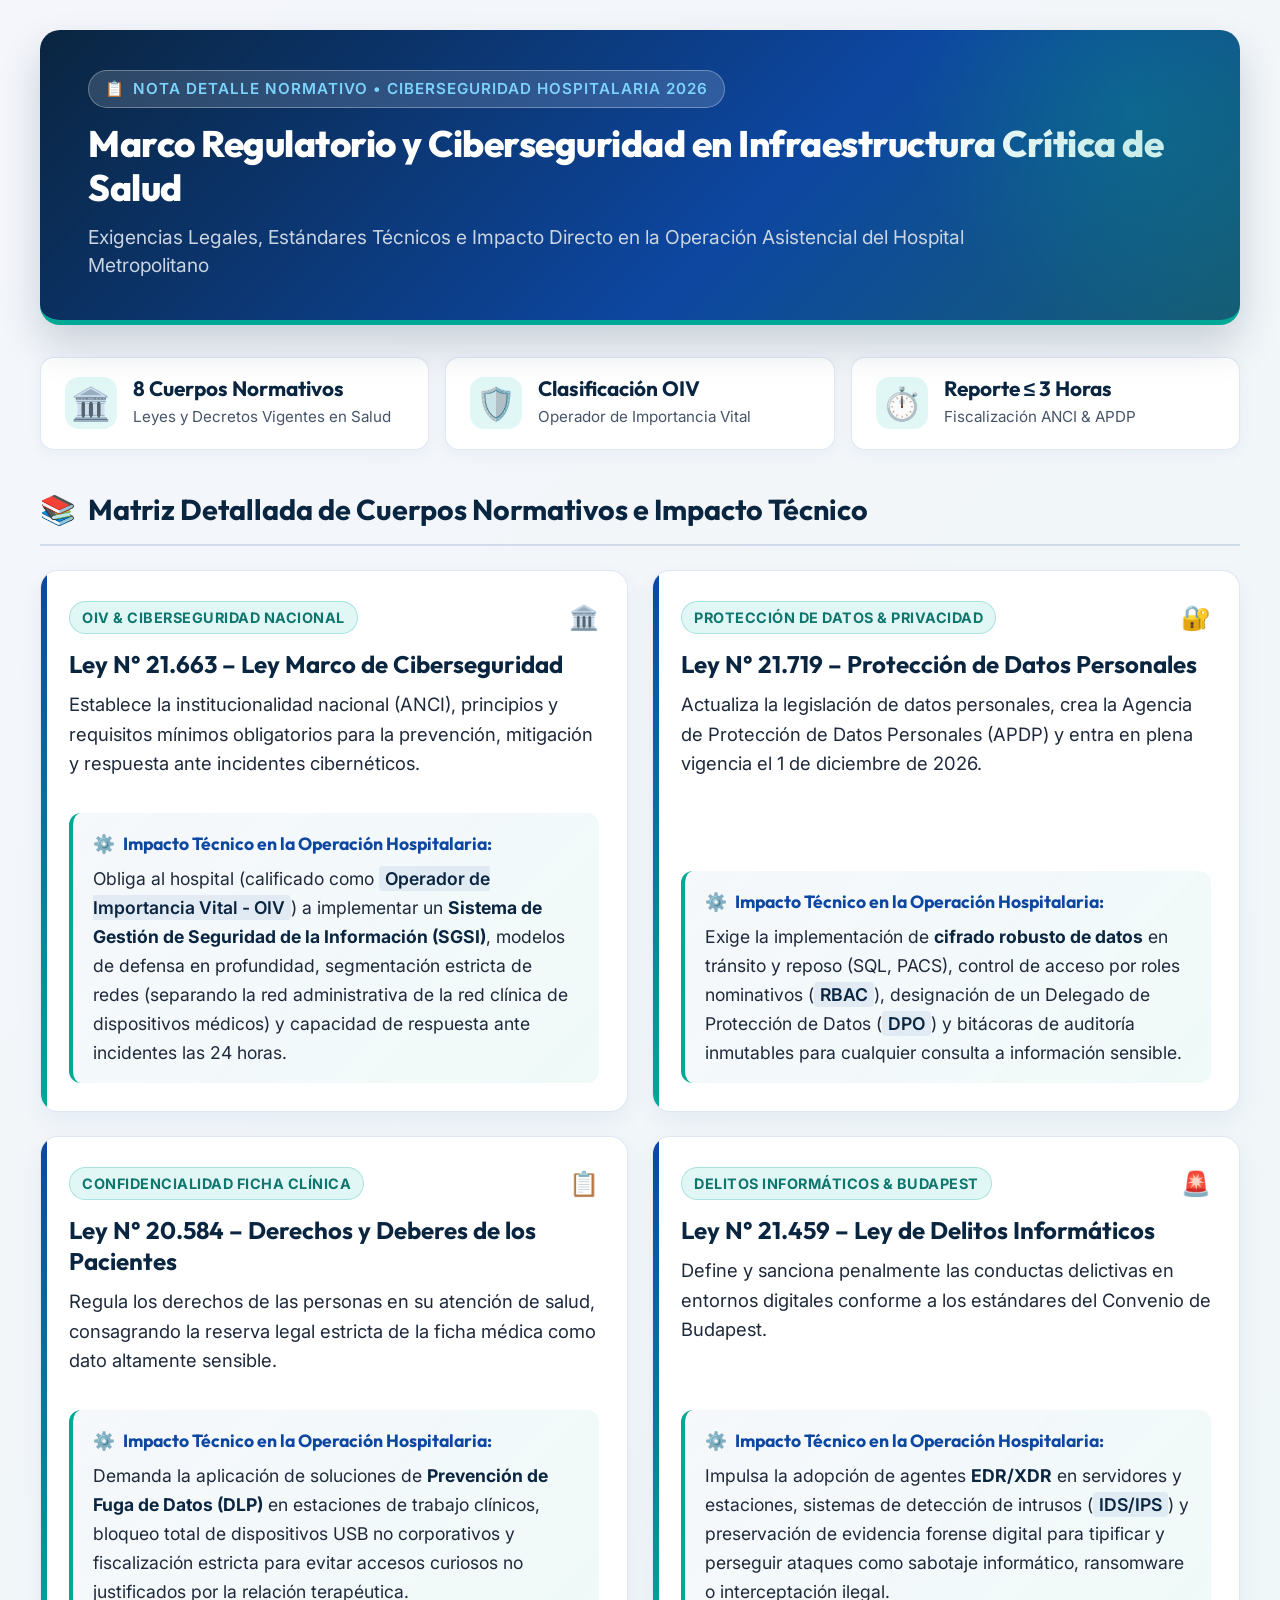
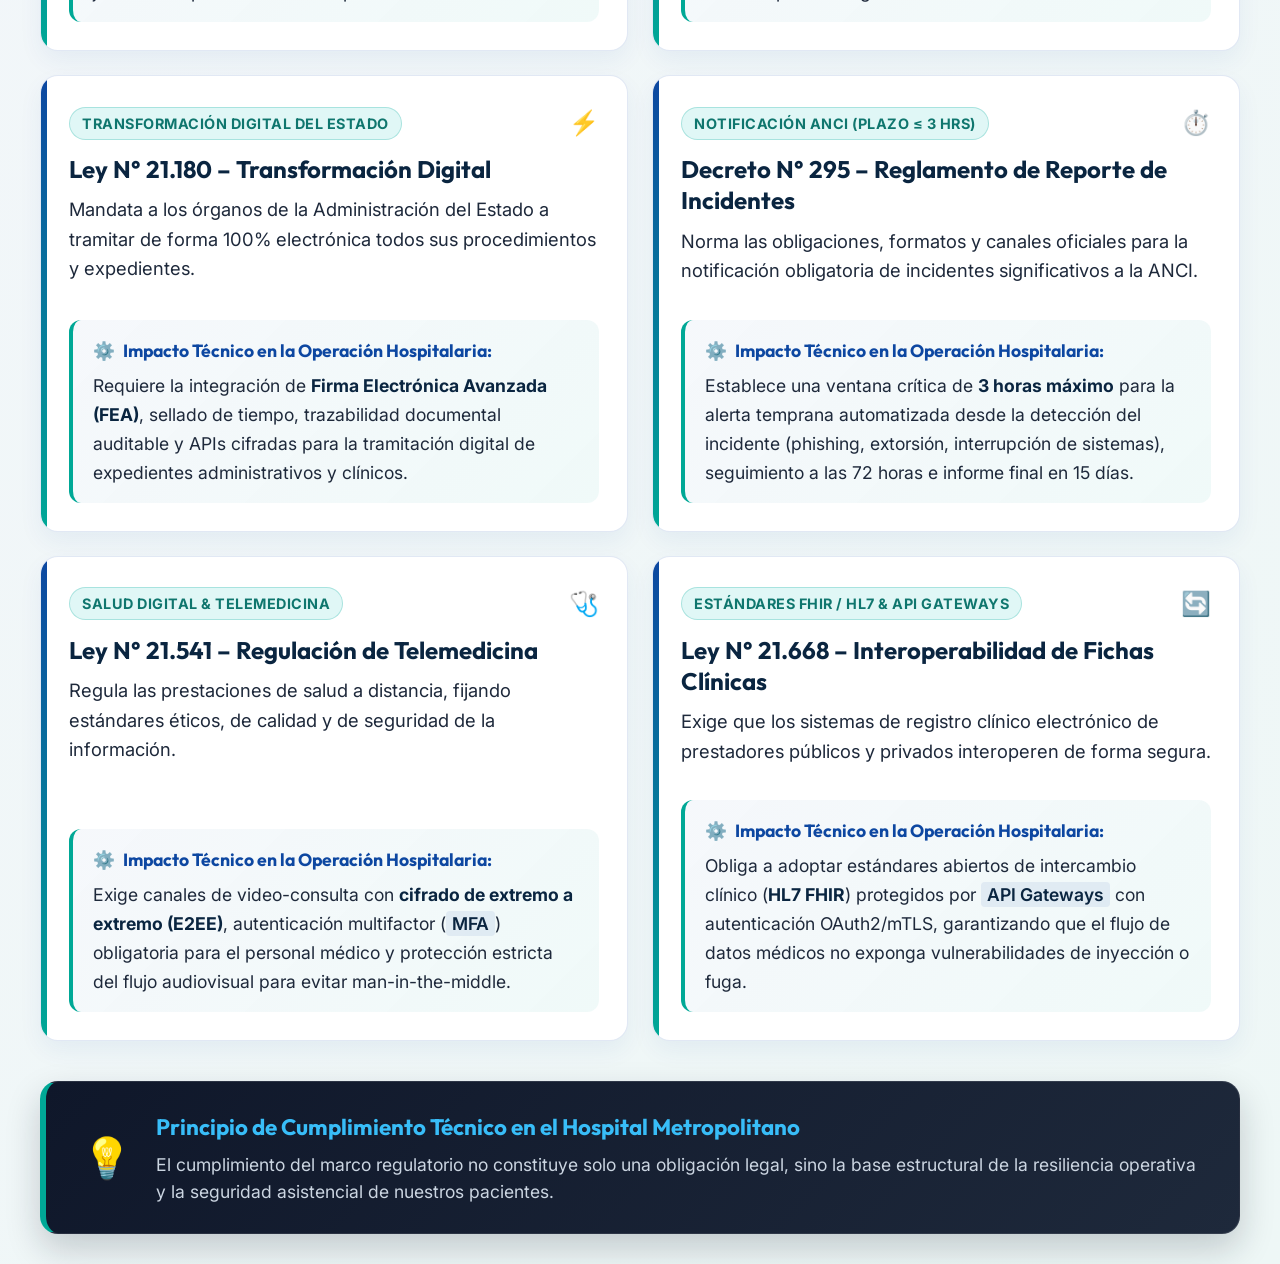
<file: normativa.html>
<!DOCTYPE html>
<html lang="es">

<head>
  <meta charset="UTF-8">
  <meta name="viewport" content="width=device-width, initial-scale=1.0">
  <title>Nota Técnica: Ciberseguridad y Cumplimiento Normativo en Infraestructura Hospitalaria 2026</title>
  <link rel="preconnect" href="https://fonts.googleapis.com">
  <link rel="preconnect" href="https://fonts.gstatic.com" crossorigin>
  <link
    href="https://fonts.googleapis.com/css2?family=Inter:wght@400;500;600;700&family=Outfit:wght@600;700;800&display=swap"
    rel="stylesheet">

  <style>
    :root {
      --color-navy-dark: #0a2540;
      --color-navy-primary: #0d47a1;
      --color-navy-light: #1e3a8a;
      --color-teal-primary: #00a896;
      --color-teal-dark: #0f766e;
      --color-teal-light: #e0f7f6;
      --color-purple-accent: #7e57c2;
      --color-bg-main: #f4f6fb;
      --color-text-main: #1e293b;
      --color-text-muted: #475569;
      --color-card-bg: #ffffff;
      --color-card-border: rgba(13, 71, 161, 0.12);
      --font-heading: 'Outfit', -apple-system, BlinkMacSystemFont, sans-serif;
      --font-body: 'Inter', -apple-system, BlinkMacSystemFont, sans-serif;
    }

    *,
    *::before,
    *::after {
      box-sizing: border-box;
      margin: 0;
      padding: 0;
    }

    body {
      font-family: var(--font-body);
      background: linear-gradient(135deg, #f4f6fb 0%, #eef7f6 100%);
      color: var(--color-text-main);
      line-height: 1.6;
      font-size: 1.15rem;
      padding: 30px 40px;
      min-height: 100vh;
      -webkit-font-smoothing: antialiased;
    }

    .container {
      max-width: 1300px;
      margin: 0 auto;
    }

    /* HERO HEADER */
    .header-banner {
      background: linear-gradient(135deg, var(--color-navy-dark) 0%, var(--color-navy-primary) 60%, #155e75 100%);
      color: #ffffff;
      padding: 40px 48px;
      border-radius: 20px;
      box-shadow: 0 20px 40px rgba(10, 37, 64, 0.18);
      margin-bottom: 32px;
      position: relative;
      overflow: hidden;
      border-bottom: 5px solid var(--color-teal-primary);
    }

    .header-banner::before {
      content: '';
      position: absolute;
      top: -50%;
      right: -10%;
      width: 450px;
      height: 450px;
      background: radial-gradient(circle, rgba(0, 168, 150, 0.25) 0%, transparent 70%);
      border-radius: 50%;
      pointer-events: none;
    }

    .header-tag {
      display: inline-flex;
      align-items: center;
      gap: 8px;
      background: rgba(255, 255, 255, 0.15);
      backdrop-filter: blur(10px);
      border: 1px solid rgba(255, 255, 255, 0.3);
      padding: 6px 16px;
      border-radius: 30px;
      font-size: 0.95rem;
      font-weight: 600;
      letter-spacing: 1px;
      text-transform: uppercase;
      color: #7dd3fc;
      margin-bottom: 14px;
    }

    .header-banner h1 {
      font-family: var(--font-heading);
      font-size: 2.3rem;
      font-weight: 800;
      line-height: 1.2;
      margin-bottom: 12px;
      letter-spacing: -0.5px;
    }

    .header-banner p.subtitle {
      font-size: 1.2rem;
      color: #cbd5e1;
      max-width: 900px;
      line-height: 1.5;
    }

    /* SUMMARY BAR */
    .summary-bar {
      display: grid;
      grid-template-columns: repeat(auto-fit, minmax(280px, 1fr));
      gap: 16px;
      margin-bottom: 36px;
    }

    .summary-card {
      background: #ffffff;
      padding: 18px 24px;
      border-radius: 14px;
      border: 1px solid var(--color-card-border);
      box-shadow: 0 4px 15px rgba(13, 71, 161, 0.05);
      display: flex;
      align-items: center;
      gap: 16px;
    }

    .summary-icon {
      font-size: 2rem;
      width: 52px;
      height: 52px;
      border-radius: 14px;
      background: var(--color-teal-light);
      display: flex;
      align-items: center;
      justify-content: center;
      flex-shrink: 0;
    }

    .summary-info strong {
      display: block;
      font-family: var(--font-heading);
      font-size: 1.3rem;
      color: var(--color-navy-dark);
      line-height: 1.2;
    }

    .summary-info span {
      font-size: 0.95rem;
      color: var(--color-text-muted);
    }

    /* SECTION TITLE */
    .section-header {
      display: flex;
      align-items: center;
      justify-content: space-between;
      margin-bottom: 24px;
      border-bottom: 2px solid rgba(13, 71, 161, 0.15);
      padding-bottom: 12px;
    }

    .section-header h2 {
      font-family: var(--font-heading);
      font-size: 1.8rem;
      font-weight: 700;
      color: var(--color-navy-dark);
      display: flex;
      align-items: center;
      gap: 12px;
    }

    /* GRID DE NORMATIVAS */
    .norm-grid {
      display: grid;
      grid-template-columns: repeat(auto-fit, minmax(560px, 1fr));
      gap: 24px;
      margin-bottom: 40px;
    }

    @media (max-width: 1200px) {
      .norm-grid {
        grid-template-columns: 1fr;
      }
    }

    /* CARDS DE LEYES */
    .norm-card {
      background: var(--color-card-bg);
      border-radius: 18px;
      border: 1px solid var(--color-card-border);
      box-shadow: 0 10px 25px rgba(13, 71, 161, 0.06);
      padding: 28px;
      display: flex;
      flex-direction: column;
      justify-content: space-between;
      transition: transform 0.3s ease, box-shadow 0.3s ease;
      position: relative;
      overflow: hidden;
    }

    .norm-card::before {
      content: '';
      position: absolute;
      top: 0;
      left: 0;
      width: 6px;
      height: 100%;
      background: linear-gradient(180deg, var(--color-navy-primary), var(--color-teal-primary));
      border-radius: 6px 0 0 6px;
    }

    .norm-card:hover {
      transform: translateY(-4px);
      box-shadow: 0 16px 35px rgba(13, 71, 161, 0.12);
    }

    .card-top {
      margin-bottom: 16px;
    }

    .card-badge-row {
      display: flex;
      align-items: center;
      justify-content: space-between;
      margin-bottom: 12px;
      gap: 12px;
    }

    .norm-badge {
      display: inline-flex;
      align-items: center;
      gap: 6px;
      font-size: 0.9rem;
      font-weight: 700;
      text-transform: uppercase;
      letter-spacing: 0.5px;
      padding: 4px 12px;
      border-radius: 20px;
      background: var(--color-teal-light);
      color: var(--color-teal-dark);
      border: 1px solid rgba(0, 168, 150, 0.25);
    }

    .norm-icon {
      font-size: 1.5rem;
    }

    .norm-title {
      font-family: var(--font-heading);
      font-size: 1.5rem;
      font-weight: 700;
      color: var(--color-navy-dark);
      line-height: 1.3;
      margin-bottom: 10px;
    }

    .norm-desc {
      font-size: 1.15rem;
      color: var(--color-text-main);
      line-height: 1.6;
      margin-bottom: 18px;
    }

    /* IMPACT BOX */
    .norm-impact {
      background: linear-gradient(135deg, rgba(13, 71, 161, 0.04) 0%, rgba(0, 168, 150, 0.06) 100%);
      border-left: 4px solid var(--color-teal-primary);
      border-radius: 12px;
      padding: 16px 20px;
      font-size: 1.1rem;
      color: var(--color-text-main);
      line-height: 1.65;
    }

    .norm-impact-header {
      font-family: var(--font-heading);
      font-weight: 700;
      font-size: 1.1rem;
      color: var(--color-navy-primary);
      margin-bottom: 6px;
      display: flex;
      align-items: center;
      gap: 8px;
    }

    .norm-impact strong {
      color: var(--color-navy-dark);
      font-weight: 700;
    }

    .norm-impact code,
    .norm-impact em {
      background: rgba(13, 71, 161, 0.08);
      color: var(--color-navy-dark);
      padding: 2px 6px;
      border-radius: 4px;
      font-style: normal;
      font-weight: 600;
    }

    /* FOOTER CALLOUT */
    .footer-callout {
      background: linear-gradient(135deg, #0f172a 0%, #1e293b 100%);
      color: #ffffff;
      border: 1px solid rgba(255, 255, 255, 0.1);
      border-left: 6px solid var(--color-teal-primary);
      padding: 28px 36px;
      border-radius: 18px;
      box-shadow: 0 15px 35px rgba(15, 23, 42, 0.2);
      display: flex;
      align-items: center;
      gap: 24px;
    }

    .footer-callout-icon {
      font-size: 2.5rem;
      flex-shrink: 0;
    }

    .footer-callout-text h3 {
      font-family: var(--font-heading);
      font-size: 1.4rem;
      color: #38bdf8;
      margin-bottom: 6px;
    }

    .footer-callout-text p {
      font-size: 1.1rem;
      color: #cbd5e1;
      line-height: 1.5;
    }

    /* ESTILOS DE IMPRESIÓN (PDF/PRINT) */
    @media print {
      body {
        background: #ffffff;
        padding: 0;
        font-size: 11pt;
      }

      .header-banner {
        padding: 20px;
        margin-bottom: 20px;
        border-radius: 0;
      }

      .norm-grid {
        grid-template-columns: 1fr;
        gap: 16px;
      }

      .norm-card {
        page-break-inside: avoid;
        box-shadow: none;
        border: 1px solid #cbd5e1;
      }
    }
  </style>
</head>

<body>

  <div class="container">

    <!-- HERO HEADER -->
    <header class="header-banner">
      <div class="header-tag">
        <span>📋</span> Nota Detalle Normativo • Ciberseguridad Hospitalaria 2026
      </div>
      <h1>Marco Regulatorio y Ciberseguridad en Infraestructura Crítica de Salud</h1>
      <p class="subtitle">
        Exigencias Legales, Estándares Técnicos e Impacto Directo en la Operación Asistencial del Hospital Metropolitano
      </p>
    </header>

    <!-- BARRA DE RESUMEN EJECUTIVO -->
    <div class="summary-bar">
      <div class="summary-card">
        <div class="summary-icon">🏛️</div>
        <div class="summary-info">
          <strong>8 Cuerpos Normativos</strong>
          <span>Leyes y Decretos Vigentes en Salud</span>
        </div>
      </div>
      <div class="summary-card">
        <div class="summary-icon">🛡️</div>
        <div class="summary-info">
          <strong>Clasificación OIV</strong>
          <span>Operador de Importancia Vital</span>
        </div>
      </div>
      <div class="summary-card">
        <div class="summary-icon">⏱️</div>
        <div class="summary-info">
          <strong>Reporte ≤ 3 Horas</strong>
          <span>Fiscalización ANCI & APDP</span>
        </div>
      </div>
    </div>

    <!-- TÍTULO DE SECCIÓN -->
    <div class="section-header">
      <h2><span>📚</span> Matriz Detallada de Cuerpos Normativos e Impacto Técnico</h2>
    </div>

    <!-- GRID DE TARJETAS NORMATIVAS -->
    <div class="norm-grid">

      <!-- LEY 1: 21.663 -->
      <div class="norm-card">
        <div class="card-top">
          <div class="card-badge-row">
            <span class="norm-badge">OIV & Ciberseguridad Nacional</span>
            <span class="norm-icon">🏛️</span>
          </div>
          <h3 class="norm-title">Ley N° 21.663 – Ley Marco de Ciberseguridad</h3>
          <p class="norm-desc">
            Establece la institucionalidad nacional (ANCI), principios y requisitos mínimos obligatorios para la
            prevención, mitigación y respuesta ante incidentes cibernéticos.
          </p>
        </div>
        <div class="norm-impact">
          <div class="norm-impact-header">
            <span>⚙️</span> Impacto Técnico en la Operación Hospitalaria:
          </div>
          Obliga al hospital (calificado como <em>Operador de Importancia Vital - OIV</em>) a implementar un
          <strong>Sistema de Gestión de Seguridad de la Información (SGSI)</strong>, modelos de defensa en profundidad,
          segmentación estricta de redes (separando la red administrativa de la red clínica de dispositivos médicos) y
          capacidad de respuesta ante incidentes las 24 horas.
        </div>
      </div>

      <!-- LEY 2: 21.719 -->
      <div class="norm-card">
        <div class="card-top">
          <div class="card-badge-row">
            <span class="norm-badge">Protección de Datos & Privacidad</span>
            <span class="norm-icon">🔐</span>
          </div>
          <h3 class="norm-title">Ley N° 21.719 – Protección de Datos Personales</h3>
          <p class="norm-desc">
            Actualiza la legislación de datos personales, crea la Agencia de Protección de Datos Personales (APDP) y
            entra en plena vigencia el 1 de diciembre de 2026.
          </p>
        </div>
        <div class="norm-impact">
          <div class="norm-impact-header">
            <span>⚙️</span> Impacto Técnico en la Operación Hospitalaria:
          </div>
          Exige la implementación de <strong>cifrado robusto de datos</strong> en tránsito y reposo (SQL, PACS), control
          de acceso por roles nominativos (<em>RBAC</em>), designación de un Delegado de Protección de Datos
          (<em>DPO</em>) y bitácoras de auditoría inmutables para cualquier consulta a información sensible.
        </div>
      </div>

      <!-- LEY 3: 20.584 -->
      <div class="norm-card">
        <div class="card-top">
          <div class="card-badge-row">
            <span class="norm-badge">Confidencialidad Ficha Clínica</span>
            <span class="norm-icon">📋</span>
          </div>
          <h3 class="norm-title">Ley N° 20.584 – Derechos y Deberes de los Pacientes</h3>
          <p class="norm-desc">
            Regula los derechos de las personas en su atención de salud, consagrando la reserva legal estricta de la
            ficha médica como dato altamente sensible.
          </p>
        </div>
        <div class="norm-impact">
          <div class="norm-impact-header">
            <span>⚙️</span> Impacto Técnico en la Operación Hospitalaria:
          </div>
          Demanda la aplicación de soluciones de <strong>Prevención de Fuga de Datos (DLP)</strong> en estaciones de
          trabajo clínicos, bloqueo total de dispositivos USB no corporativos y fiscalización estricta para evitar
          accesos curiosos no justificados por la relación terapéutica.
        </div>
      </div>

      <!-- LEY 4: 21.459 -->
      <div class="norm-card">
        <div class="card-top">
          <div class="card-badge-row">
            <span class="norm-badge">Delitos Informáticos & Budapest</span>
            <span class="norm-icon">🚨</span>
          </div>
          <h3 class="norm-title">Ley N° 21.459 – Ley de Delitos Informáticos</h3>
          <p class="norm-desc">
            Define y sanciona penalmente las conductas delictivas en entornos digitales conforme a los estándares del
            Convenio de Budapest.
          </p>
        </div>
        <div class="norm-impact">
          <div class="norm-impact-header">
            <span>⚙️</span> Impacto Técnico en la Operación Hospitalaria:
          </div>
          Impulsa la adopción de agentes <strong>EDR/XDR</strong> en servidores y estaciones, sistemas de detección de
          intrusos (<em>IDS/IPS</em>) y preservación de evidencia forense digital para tipificar y perseguir ataques
          como sabotaje informático, ransomware o interceptación ilegal.
        </div>
      </div>

      <!-- LEY 5: 21.180 -->
      <div class="norm-card">
        <div class="card-top">
          <div class="card-badge-row">
            <span class="norm-badge">Transformación Digital del Estado</span>
            <span class="norm-icon">⚡</span>
          </div>
          <h3 class="norm-title">Ley N° 21.180 – Transformación Digital</h3>
          <p class="norm-desc">
            Mandata a los órganos de la Administración del Estado a tramitar de forma 100% electrónica todos sus
            procedimientos y expedientes.
          </p>
        </div>
        <div class="norm-impact">
          <div class="norm-impact-header">
            <span>⚙️</span> Impacto Técnico en la Operación Hospitalaria:
          </div>
          Requiere la integración de <strong>Firma Electrónica Avanzada (FEA)</strong>, sellado de tiempo, trazabilidad
          documental auditable y APIs cifradas para la tramitación digital de expedientes administrativos y clínicos.
        </div>
      </div>

      <!-- LEY 6: DECRETO 295 -->
      <div class="norm-card">
        <div class="card-top">
          <div class="card-badge-row">
            <span class="norm-badge">Notificación ANCI (Plazo ≤ 3 hrs)</span>
            <span class="norm-icon">⏱️</span>
          </div>
          <h3 class="norm-title">Decreto N° 295 – Reglamento de Reporte de Incidentes</h3>
          <p class="norm-desc">
            Norma las obligaciones, formatos y canales oficiales para la notificación obligatoria de incidentes
            significativos a la ANCI.
          </p>
        </div>
        <div class="norm-impact">
          <div class="norm-impact-header">
            <span>⚙️</span> Impacto Técnico en la Operación Hospitalaria:
          </div>
          Establece una ventana crítica de <strong>3 horas máximo</strong> para la alerta temprana automatizada desde la
          detección del incidente (phishing, extorsión, interrupción de sistemas), seguimiento a las 72 horas e informe
          final en 15 días.
        </div>
      </div>

      <!-- LEY 7: 21.541 -->
      <div class="norm-card">
        <div class="card-top">
          <div class="card-badge-row">
            <span class="norm-badge">Salud Digital & Telemedicina</span>
            <span class="norm-icon">🩺</span>
          </div>
          <h3 class="norm-title">Ley N° 21.541 – Regulación de Telemedicina</h3>
          <p class="norm-desc">
            Regula las prestaciones de salud a distancia, fijando estándares éticos, de calidad y de seguridad de la
            información.
          </p>
        </div>
        <div class="norm-impact">
          <div class="norm-impact-header">
            <span>⚙️</span> Impacto Técnico en la Operación Hospitalaria:
          </div>
          Exige canales de video-consulta con <strong>cifrado de extremo a extremo (E2EE)</strong>, autenticación
          multifactor (<em>MFA</em>) obligatoria para el personal médico y protección estricta del flujo audiovisual
          para evitar man-in-the-middle.
        </div>
      </div>

      <!-- LEY 8: 21.668 -->
      <div class="norm-card">
        <div class="card-top">
          <div class="card-badge-row">
            <span class="norm-badge">Estándares FHIR / HL7 & API Gateways</span>
            <span class="norm-icon">🔄</span>
          </div>
          <h3 class="norm-title">Ley N° 21.668 – Interoperabilidad de Fichas Clínicas</h3>
          <p class="norm-desc">
            Exige que los sistemas de registro clínico electrónico de prestadores públicos y privados interoperen de
            forma segura.
          </p>
        </div>
        <div class="norm-impact">
          <div class="norm-impact-header">
            <span>⚙️</span> Impacto Técnico en la Operación Hospitalaria:
          </div>
          Obliga a adoptar estándares abiertos de intercambio clínico (<strong>HL7 FHIR</strong>) protegidos por <em>API
            Gateways</em> con autenticación OAuth2/mTLS, garantizando que el flujo de datos médicos no exponga
          vulnerabilidades de inyección o fuga.
        </div>
      </div>

    </div>

    <!-- FOOTER CALLOUT -->
    <footer class="footer-callout">
      <div class="footer-callout-icon">💡</div>
      <div class="footer-callout-text">
        <h3>Principio de Cumplimiento Técnico en el Hospital Metropolitano</h3>
        <p>
          El cumplimiento del marco regulatorio no constituye solo una obligación legal, sino la base estructural de la
          resiliencia operativa y la seguridad asistencial de nuestros pacientes.
        </p>
      </div>
    </footer>

  </div>

</body>

</html>
</file>
